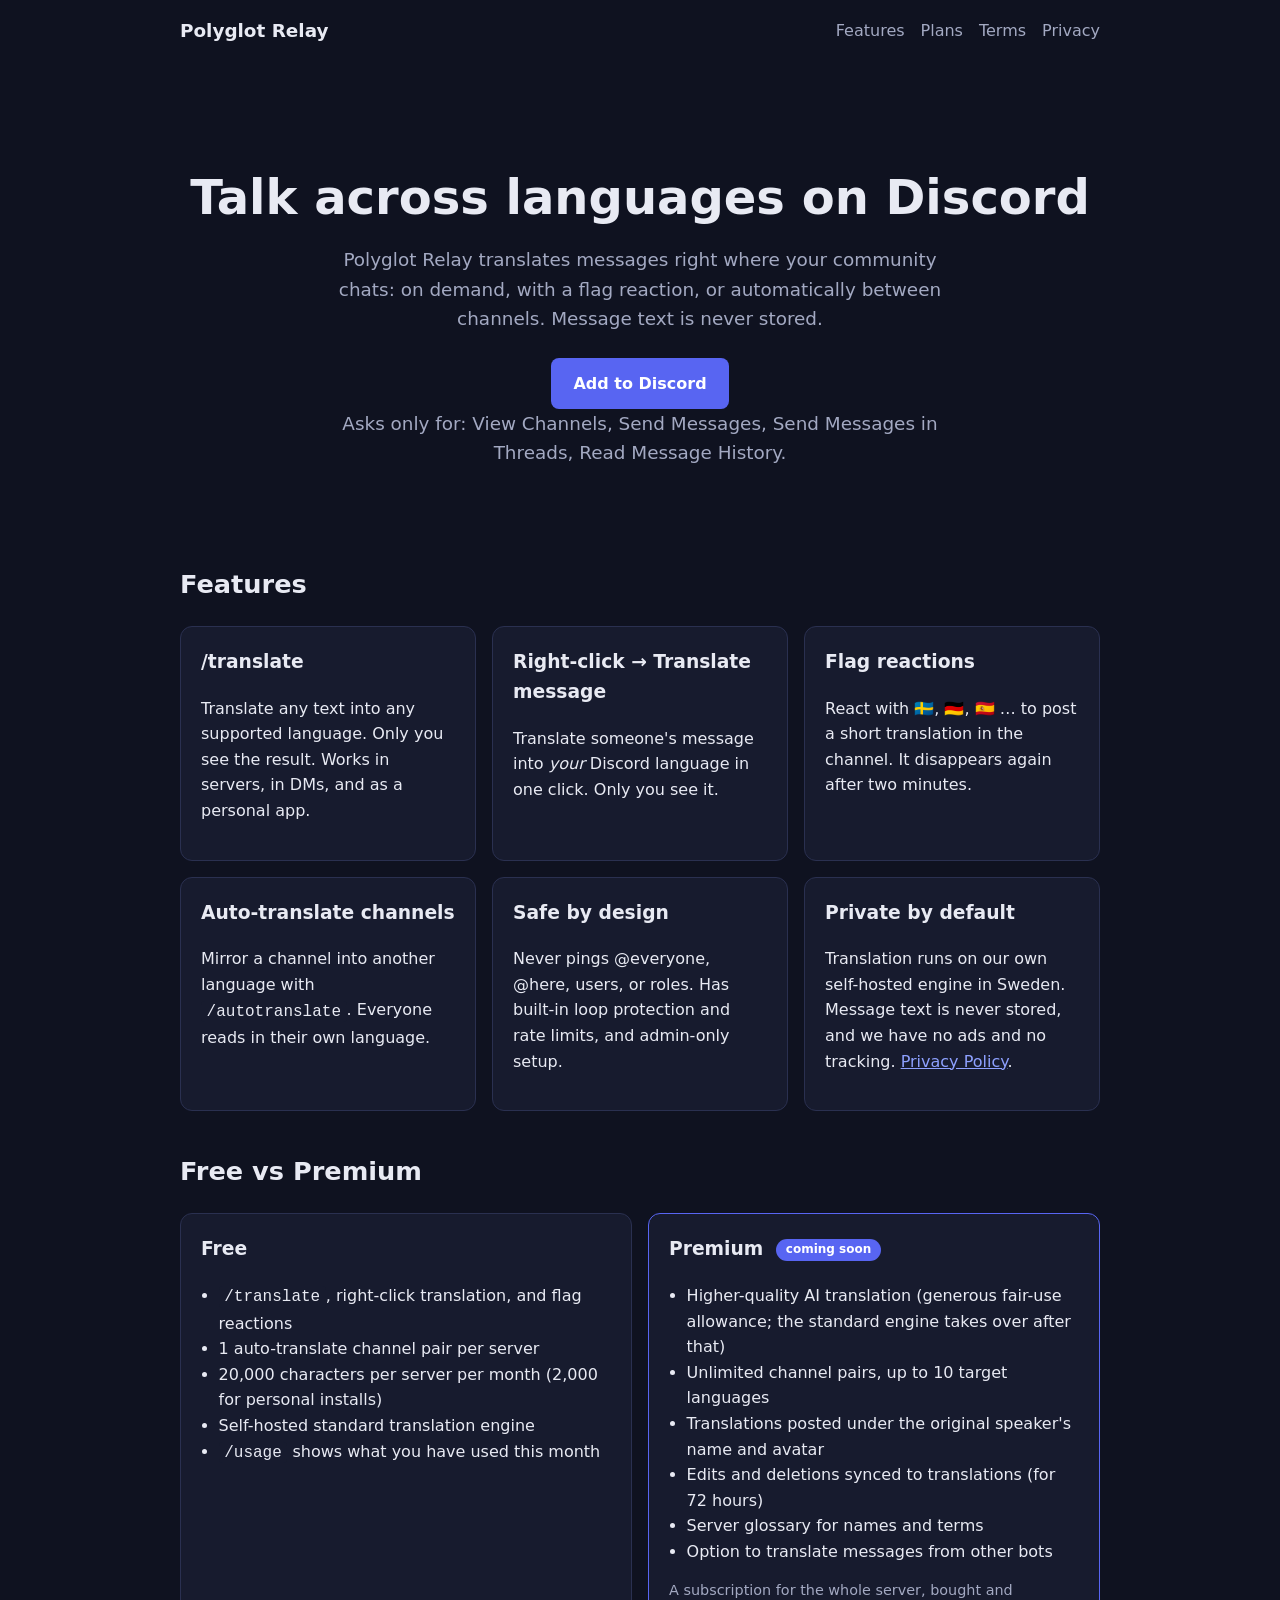
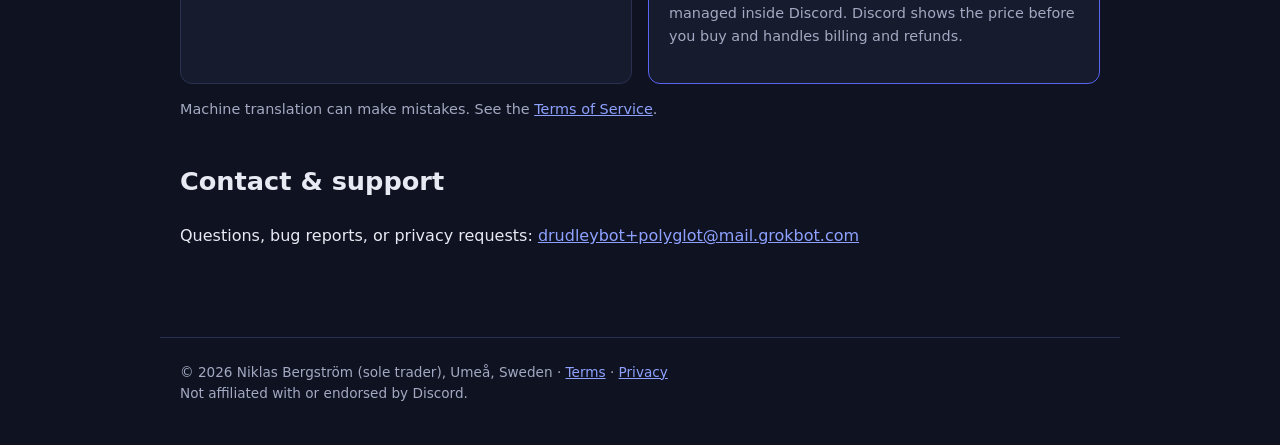
<file: index.html>
<!doctype html>
<html lang="en">
<head>
<meta charset="utf-8">
<meta name="viewport" content="width=device-width, initial-scale=1">
<title>Polyglot Relay – translation for Discord</title>
<meta name="description" content="Polyglot Relay translates Discord messages: slash command, right-click, flag reactions and automatic channel-to-channel translation. Message text is never stored.">
<link rel="stylesheet" href="style.css">
</head>
<body>
<header class="top"><a class="brand" href="index.html">Polyglot Relay</a>
<nav><a href="#features">Features</a><a href="#pricing">Plans</a><a href="terms.html">Terms</a><a href="privacy.html">Privacy</a></nav></header>
<main>
<section class="hero">
<h1>Talk across languages on Discord</h1>
<p>Polyglot Relay translates messages right where your community chats: on demand, with a flag reaction, or automatically between channels. Message text is never stored.</p>
<a class="btn" href="https://discord.com/oauth2/authorize?client_id=1565052623500091413&amp;scope=bot%20applications.commands&amp;permissions=274877975552&amp;integration_type=0">Add to Discord</a>
<p class="small">Asks only for: View Channels, Send Messages, Send Messages in Threads, Read Message History.</p>
</section>

<section id="features">
<h2>Features</h2>
<div class="grid">
<div class="card"><h3>/translate</h3><p>Translate any text into any supported language. Only you see the result. Works in servers, in DMs, and as a personal app.</p></div>
<div class="card"><h3>Right-click → Translate message</h3><p>Translate someone's message into <em>your</em> Discord language in one click. Only you see it.</p></div>
<div class="card"><h3>Flag reactions</h3><p>React with 🇸🇪, 🇩🇪, 🇪🇸 … to post a short translation in the channel. It disappears again after two minutes.</p></div>
<div class="card"><h3>Auto-translate channels</h3><p>Mirror a channel into another language with <code>/autotranslate</code>. Everyone reads in their own language.</p></div>
<div class="card"><h3>Safe by design</h3><p>Never pings @everyone, @here, users, or roles. Has built-in loop protection and rate limits, and admin-only setup.</p></div>
<div class="card"><h3>Private by default</h3><p>Translation runs on our own self-hosted engine in Sweden. Message text is never stored, and we have no ads and no tracking. <a href="privacy.html">Privacy Policy</a>.</p></div>
</div>
</section>

<section id="pricing">
<h2>Free vs Premium</h2>
<div class="grid">
<div class="card"><h3>Free</h3>
<ul>
<li><code>/translate</code>, right-click translation, and flag reactions</li>
<li>1 auto-translate channel pair per server</li>
<li>20,000 characters per server per month (2,000 for personal installs)</li>
<li>Self-hosted standard translation engine</li>
<li><code>/usage</code> shows what you have used this month</li>
</ul></div>
<div class="card plan-premium"><h3>Premium <span class="badge">coming soon</span></h3>
<ul>
<li>Higher-quality AI translation (generous fair-use allowance; the standard engine takes over after that)</li>
<li>Unlimited channel pairs, up to 10 target languages</li>
<li>Translations posted under the original speaker's name and avatar</li>
<li>Edits and deletions synced to translations (for 72 hours)</li>
<li>Server glossary for names and terms</li>
<li>Option to translate messages from other bots</li>
</ul>
<p class="small">A subscription for the whole server, bought and managed inside Discord. Discord shows the price before you buy and handles billing and refunds.</p></div>
</div>
<p class="small">Machine translation can make mistakes. See the <a href="terms.html">Terms of Service</a>.</p>
</section>

<section id="contact">
<h2>Contact &amp; support</h2>
<p>Questions, bug reports, or privacy requests: <a href="mailto:drudleybot+polyglot@mail.grokbot.com">drudleybot+polyglot@mail.grokbot.com</a></p>
</section>
</main>
<footer>© 2026 Niklas Bergström (sole trader), Umeå, Sweden · <a href="terms.html">Terms</a> · <a href="privacy.html">Privacy</a><br>Not affiliated with or endorsed by Discord.</footer>
</body>
</html>
</file>
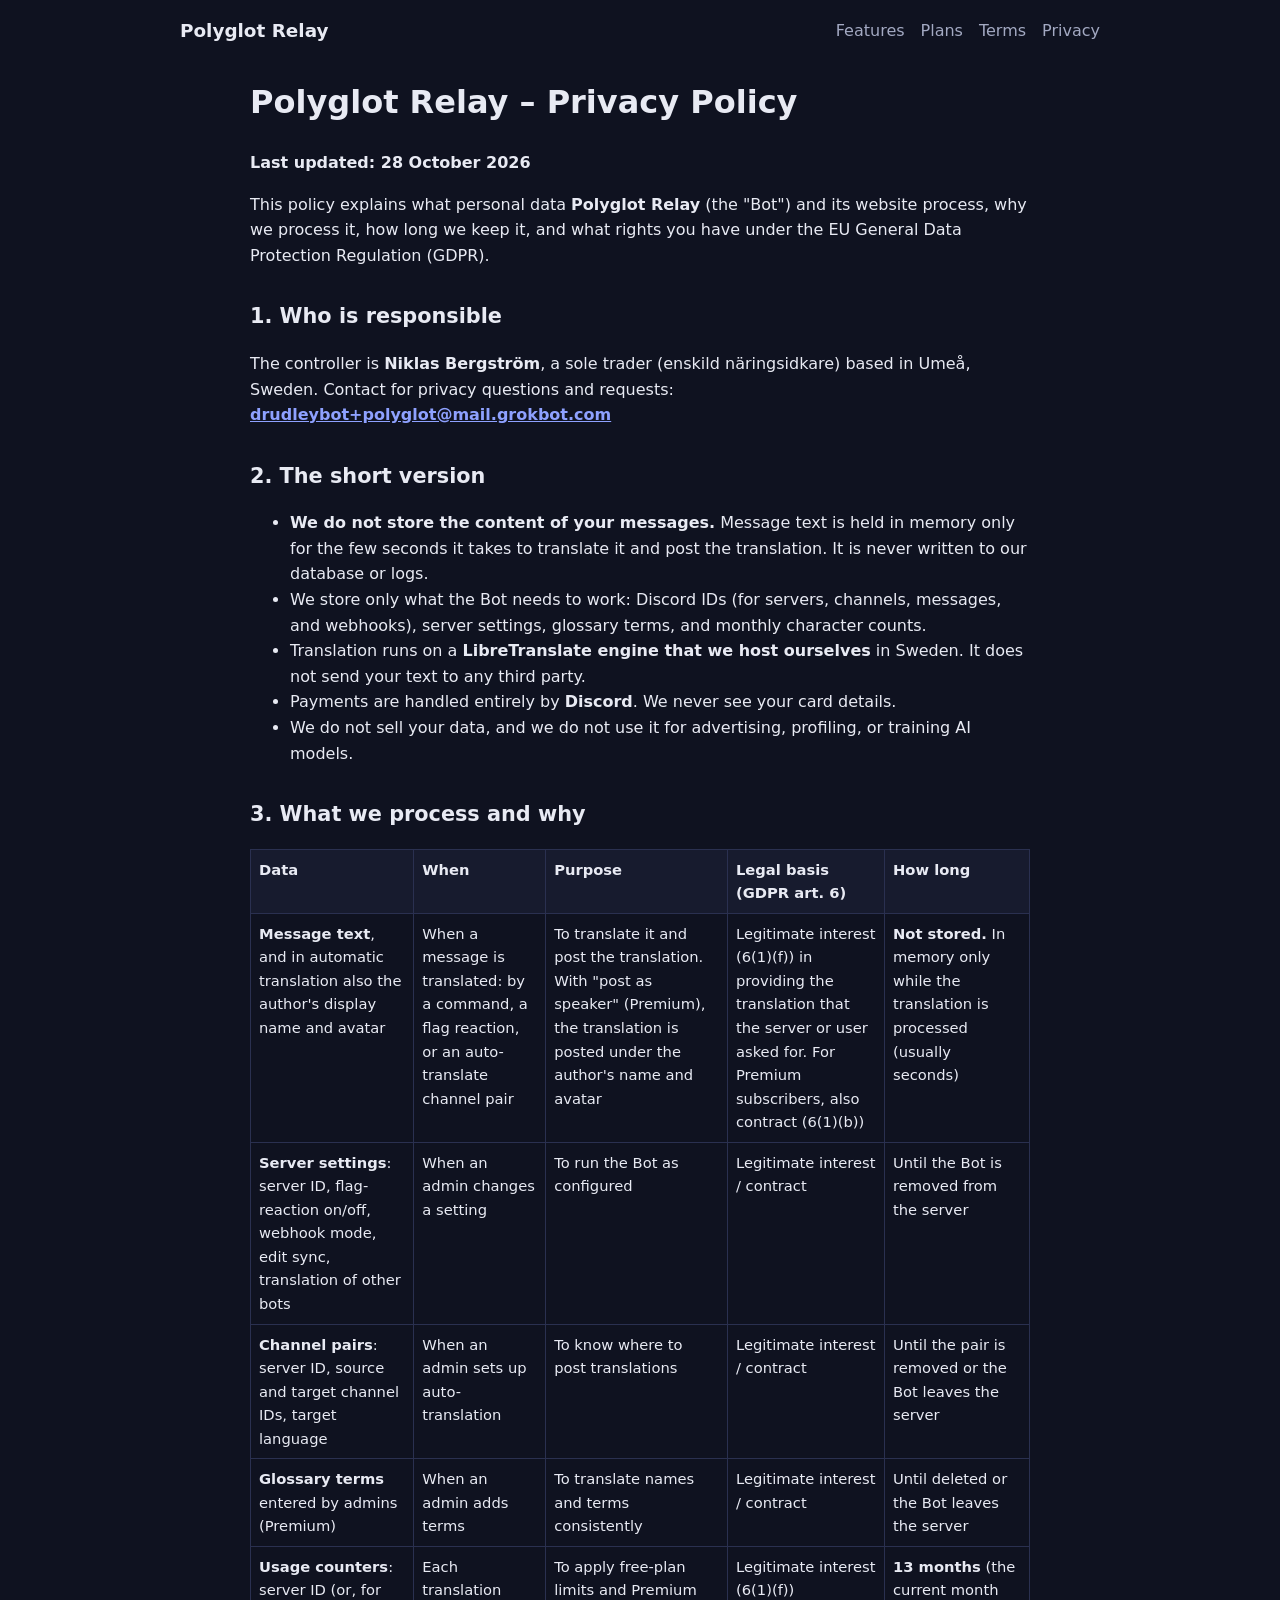
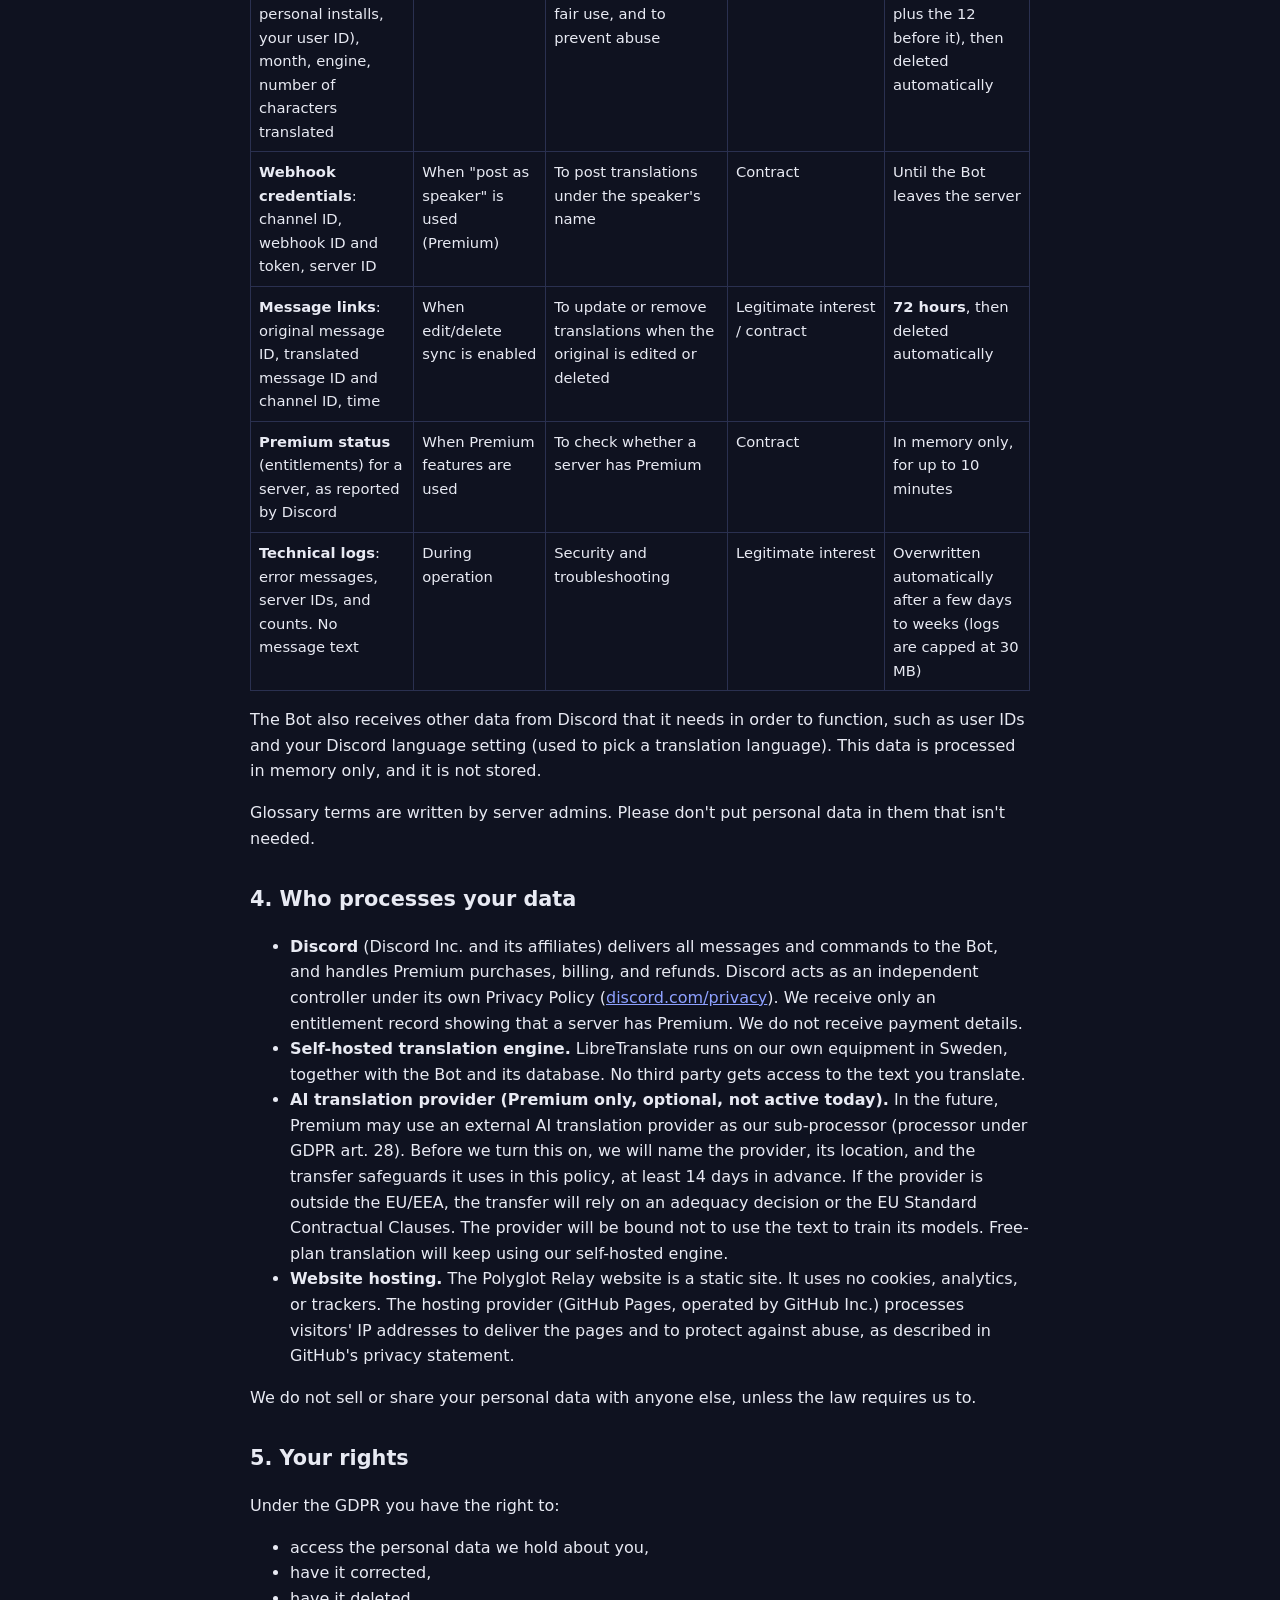
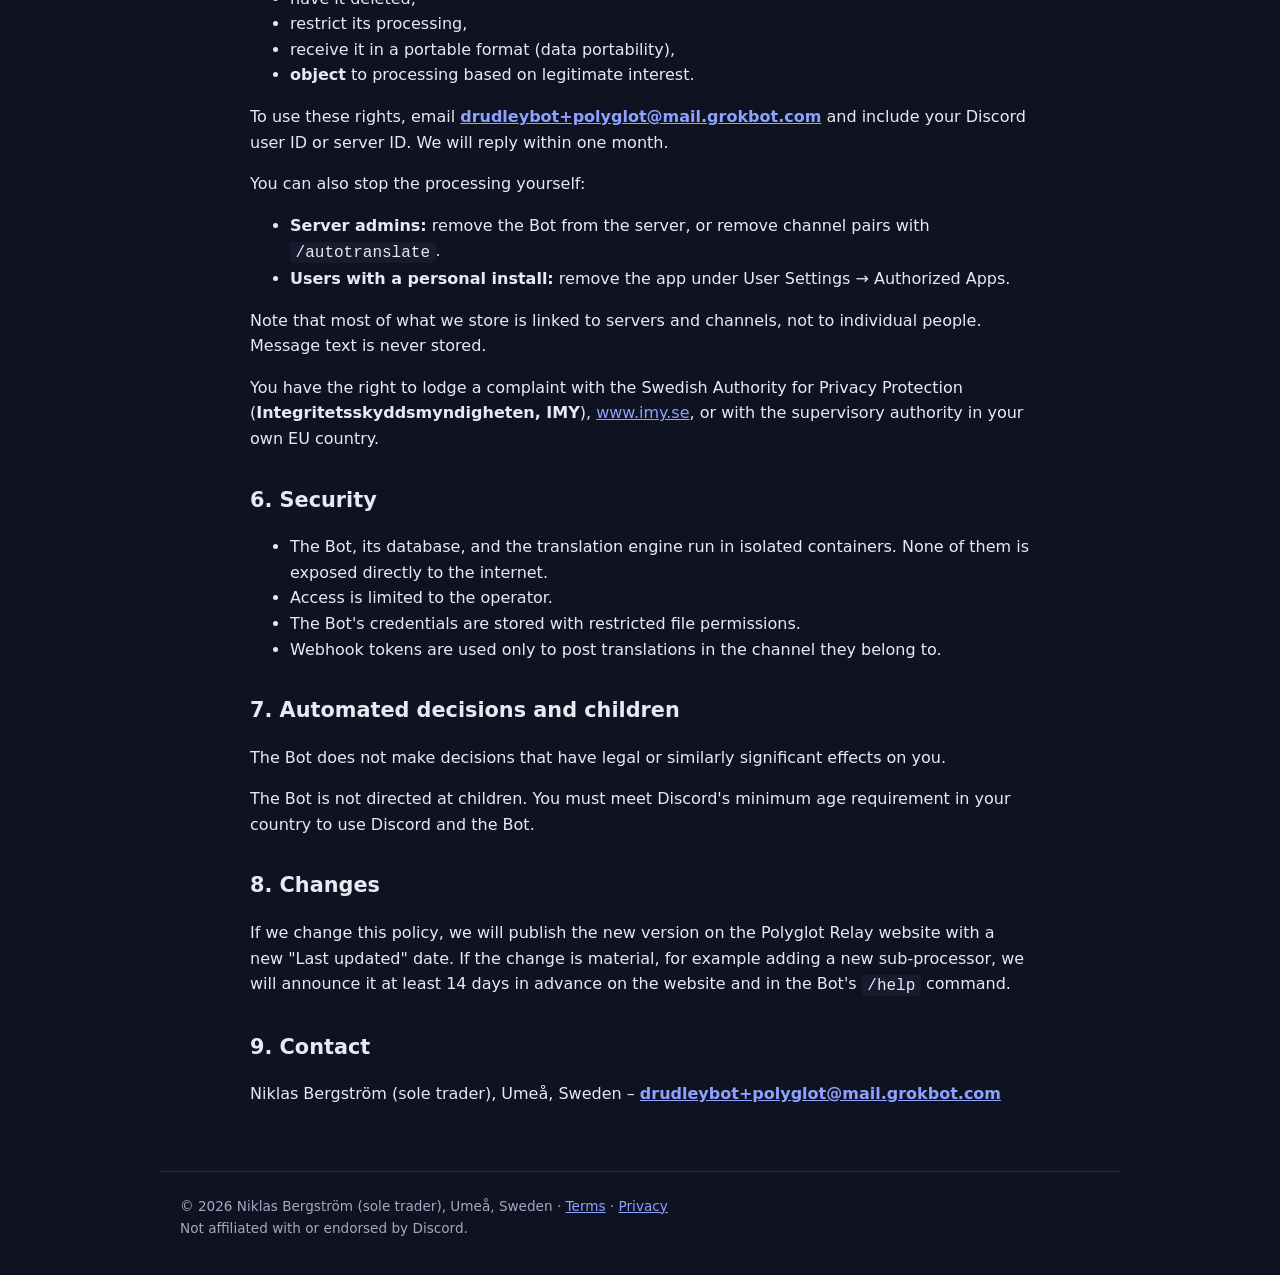
<file: privacy.html>
<!doctype html>
<html lang="en">
<head>
<meta charset="utf-8">
<meta name="viewport" content="width=device-width, initial-scale=1">
<title>Privacy Policy – Polyglot Relay</title>
<meta name="description" content="Privacy Policy for Polyglot Relay, a translation app for Discord.">
<link rel="stylesheet" href="style.css">
</head>
<body>
<header class="top"><a class="brand" href="index.html">Polyglot Relay</a>
<nav><a href="index.html#features">Features</a><a href="index.html#pricing">Plans</a><a href="terms.html">Terms</a><a href="privacy.html">Privacy</a></nav></header>
<main class="doc">
<h1>Polyglot Relay – Privacy Policy</h1>
<p><strong>Last updated: 28 October 2026</strong></p>
<p>This policy explains what personal data <strong>Polyglot Relay</strong> (the "Bot") and its website process, why we process it, how long we keep it, and what rights you have under the EU General Data Protection Regulation (GDPR).</p>
<h2>1. Who is responsible</h2>
<p>The controller is <strong>Niklas Bergström</strong>, a sole trader (enskild näringsidkare) based in Umeå, Sweden.
Contact for privacy questions and requests: <strong><a href="mailto:drudleybot+polyglot@mail.grokbot.com">drudleybot+polyglot@mail.grokbot.com</a></strong></p>
<h2>2. The short version</h2>
<ul>
<li><strong>We do not store the content of your messages.</strong> Message text is held in memory only for the few seconds it takes to translate it and post the translation. It is never written to our database or logs.</li>
<li>We store only what the Bot needs to work: Discord IDs (for servers, channels, messages, and webhooks), server settings, glossary terms, and monthly character counts.</li>
<li>Translation runs on a <strong>LibreTranslate engine that we host ourselves</strong> in Sweden. It does not send your text to any third party.</li>
<li>Payments are handled entirely by <strong>Discord</strong>. We never see your card details.</li>
<li>We do not sell your data, and we do not use it for advertising, profiling, or training AI models.</li>
</ul>
<h2>3. What we process and why</h2>
<div class="tablewrap"><table>
<thead>
<tr>
<th>Data</th>
<th>When</th>
<th>Purpose</th>
<th>Legal basis (GDPR art. 6)</th>
<th>How long</th>
</tr>
</thead>
<tbody>
<tr>
<td><strong>Message text</strong>, and in automatic translation also the author's display name and avatar</td>
<td>When a message is translated: by a command, a flag reaction, or an auto-translate channel pair</td>
<td>To translate it and post the translation. With "post as speaker" (Premium), the translation is posted under the author's name and avatar</td>
<td>Legitimate interest (6(1)(f)) in providing the translation that the server or user asked for. For Premium subscribers, also contract (6(1)(b))</td>
<td><strong>Not stored.</strong> In memory only while the translation is processed (usually seconds)</td>
</tr>
<tr>
<td><strong>Server settings</strong>: server ID, flag-reaction on/off, webhook mode, edit sync, translation of other bots</td>
<td>When an admin changes a setting</td>
<td>To run the Bot as configured</td>
<td>Legitimate interest / contract</td>
<td>Until the Bot is removed from the server</td>
</tr>
<tr>
<td><strong>Channel pairs</strong>: server ID, source and target channel IDs, target language</td>
<td>When an admin sets up auto-translation</td>
<td>To know where to post translations</td>
<td>Legitimate interest / contract</td>
<td>Until the pair is removed or the Bot leaves the server</td>
</tr>
<tr>
<td><strong>Glossary terms</strong> entered by admins (Premium)</td>
<td>When an admin adds terms</td>
<td>To translate names and terms consistently</td>
<td>Legitimate interest / contract</td>
<td>Until deleted or the Bot leaves the server</td>
</tr>
<tr>
<td><strong>Usage counters</strong>: server ID (or, for personal installs, your user ID), month, engine, number of characters translated</td>
<td>Each translation</td>
<td>To apply free-plan limits and Premium fair use, and to prevent abuse</td>
<td>Legitimate interest (6(1)(f))</td>
<td><strong>13 months</strong> (the current month plus the 12 before it), then deleted automatically</td>
</tr>
<tr>
<td><strong>Webhook credentials</strong>: channel ID, webhook ID and token, server ID</td>
<td>When "post as speaker" is used (Premium)</td>
<td>To post translations under the speaker's name</td>
<td>Contract</td>
<td>Until the Bot leaves the server</td>
</tr>
<tr>
<td><strong>Message links</strong>: original message ID, translated message ID and channel ID, time</td>
<td>When edit/delete sync is enabled</td>
<td>To update or remove translations when the original is edited or deleted</td>
<td>Legitimate interest / contract</td>
<td><strong>72 hours</strong>, then deleted automatically</td>
</tr>
<tr>
<td><strong>Premium status</strong> (entitlements) for a server, as reported by Discord</td>
<td>When Premium features are used</td>
<td>To check whether a server has Premium</td>
<td>Contract</td>
<td>In memory only, for up to 10 minutes</td>
</tr>
<tr>
<td><strong>Technical logs</strong>: error messages, server IDs, and counts. No message text</td>
<td>During operation</td>
<td>Security and troubleshooting</td>
<td>Legitimate interest</td>
<td>Overwritten automatically after a few days to weeks (logs are capped at 30 MB)</td>
</tr>
</tbody>
</table></div>
<p>The Bot also receives other data from Discord that it needs in order to function, such as user IDs and your Discord language setting (used to pick a translation language). This data is processed in memory only, and it is not stored.</p>
<p>Glossary terms are written by server admins. Please don't put personal data in them that isn't needed.</p>
<h2>4. Who processes your data</h2>
<ul>
<li><strong>Discord</strong> (Discord Inc. and its affiliates) delivers all messages and commands to the Bot, and handles Premium purchases, billing, and refunds. Discord acts as an independent controller under its own Privacy Policy (<a href="https://discord.com/privacy">discord.com/privacy</a>). We receive only an entitlement record showing that a server has Premium. We do not receive payment details.</li>
<li><strong>Self-hosted translation engine.</strong> LibreTranslate runs on our own equipment in Sweden, together with the Bot and its database. No third party gets access to the text you translate.</li>
<li><strong>AI translation provider (Premium only, optional, not active today).</strong> In the future, Premium may use an external AI translation provider as our sub-processor (processor under GDPR art. 28). Before we turn this on, we will name the provider, its location, and the transfer safeguards it uses in this policy, at least 14 days in advance. If the provider is outside the EU/EEA, the transfer will rely on an adequacy decision or the EU Standard Contractual Clauses. The provider will be bound not to use the text to train its models. Free-plan translation will keep using our self-hosted engine.</li>
<li><strong>Website hosting.</strong> The Polyglot Relay website is a static site. It uses no cookies, analytics, or trackers. The hosting provider (GitHub Pages, operated by GitHub Inc.) processes visitors' IP addresses to deliver the pages and to protect against abuse, as described in GitHub's privacy statement.</li>
</ul>
<p>We do not sell or share your personal data with anyone else, unless the law requires us to.</p>
<h2>5. Your rights</h2>
<p>Under the GDPR you have the right to:</p>
<ul>
<li>access the personal data we hold about you,</li>
<li>have it corrected,</li>
<li>have it deleted,</li>
<li>restrict its processing,</li>
<li>receive it in a portable format (data portability),</li>
<li><strong>object</strong> to processing based on legitimate interest.</li>
</ul>
<p>To use these rights, email <strong><a href="mailto:drudleybot+polyglot@mail.grokbot.com">drudleybot+polyglot@mail.grokbot.com</a></strong> and include your Discord user ID or server ID. We will reply within one month.</p>
<p>You can also stop the processing yourself:</p>
<ul>
<li><strong>Server admins:</strong> remove the Bot from the server, or remove channel pairs with <code>/autotranslate</code>.</li>
<li><strong>Users with a personal install:</strong> remove the app under User Settings → Authorized Apps.</li>
</ul>
<p>Note that most of what we store is linked to servers and channels, not to individual people. Message text is never stored.</p>
<p>You have the right to lodge a complaint with the Swedish Authority for Privacy Protection (<strong>Integritetsskyddsmyndigheten, IMY</strong>), <a href="https://www.imy.se">www.imy.se</a>, or with the supervisory authority in your own EU country.</p>
<h2>6. Security</h2>
<ul>
<li>The Bot, its database, and the translation engine run in isolated containers. None of them is exposed directly to the internet.</li>
<li>Access is limited to the operator.</li>
<li>The Bot's credentials are stored with restricted file permissions.</li>
<li>Webhook tokens are used only to post translations in the channel they belong to.</li>
</ul>
<h2>7. Automated decisions and children</h2>
<p>The Bot does not make decisions that have legal or similarly significant effects on you.</p>
<p>The Bot is not directed at children. You must meet Discord's minimum age requirement in your country to use Discord and the Bot.</p>
<h2>8. Changes</h2>
<p>If we change this policy, we will publish the new version on the Polyglot Relay website with a new "Last updated" date. If the change is material, for example adding a new sub-processor, we will announce it at least 14 days in advance on the website and in the Bot's <code>/help</code> command.</p>
<h2>9. Contact</h2>
<p>Niklas Bergström (sole trader), Umeå, Sweden – <strong><a href="mailto:drudleybot+polyglot@mail.grokbot.com">drudleybot+polyglot@mail.grokbot.com</a></strong></p>
</main>
<footer>© 2026 Niklas Bergström (sole trader), Umeå, Sweden · <a href="terms.html">Terms</a> · <a href="privacy.html">Privacy</a><br>Not affiliated with or endorsed by Discord.</footer>
</body>
</html>
</file>
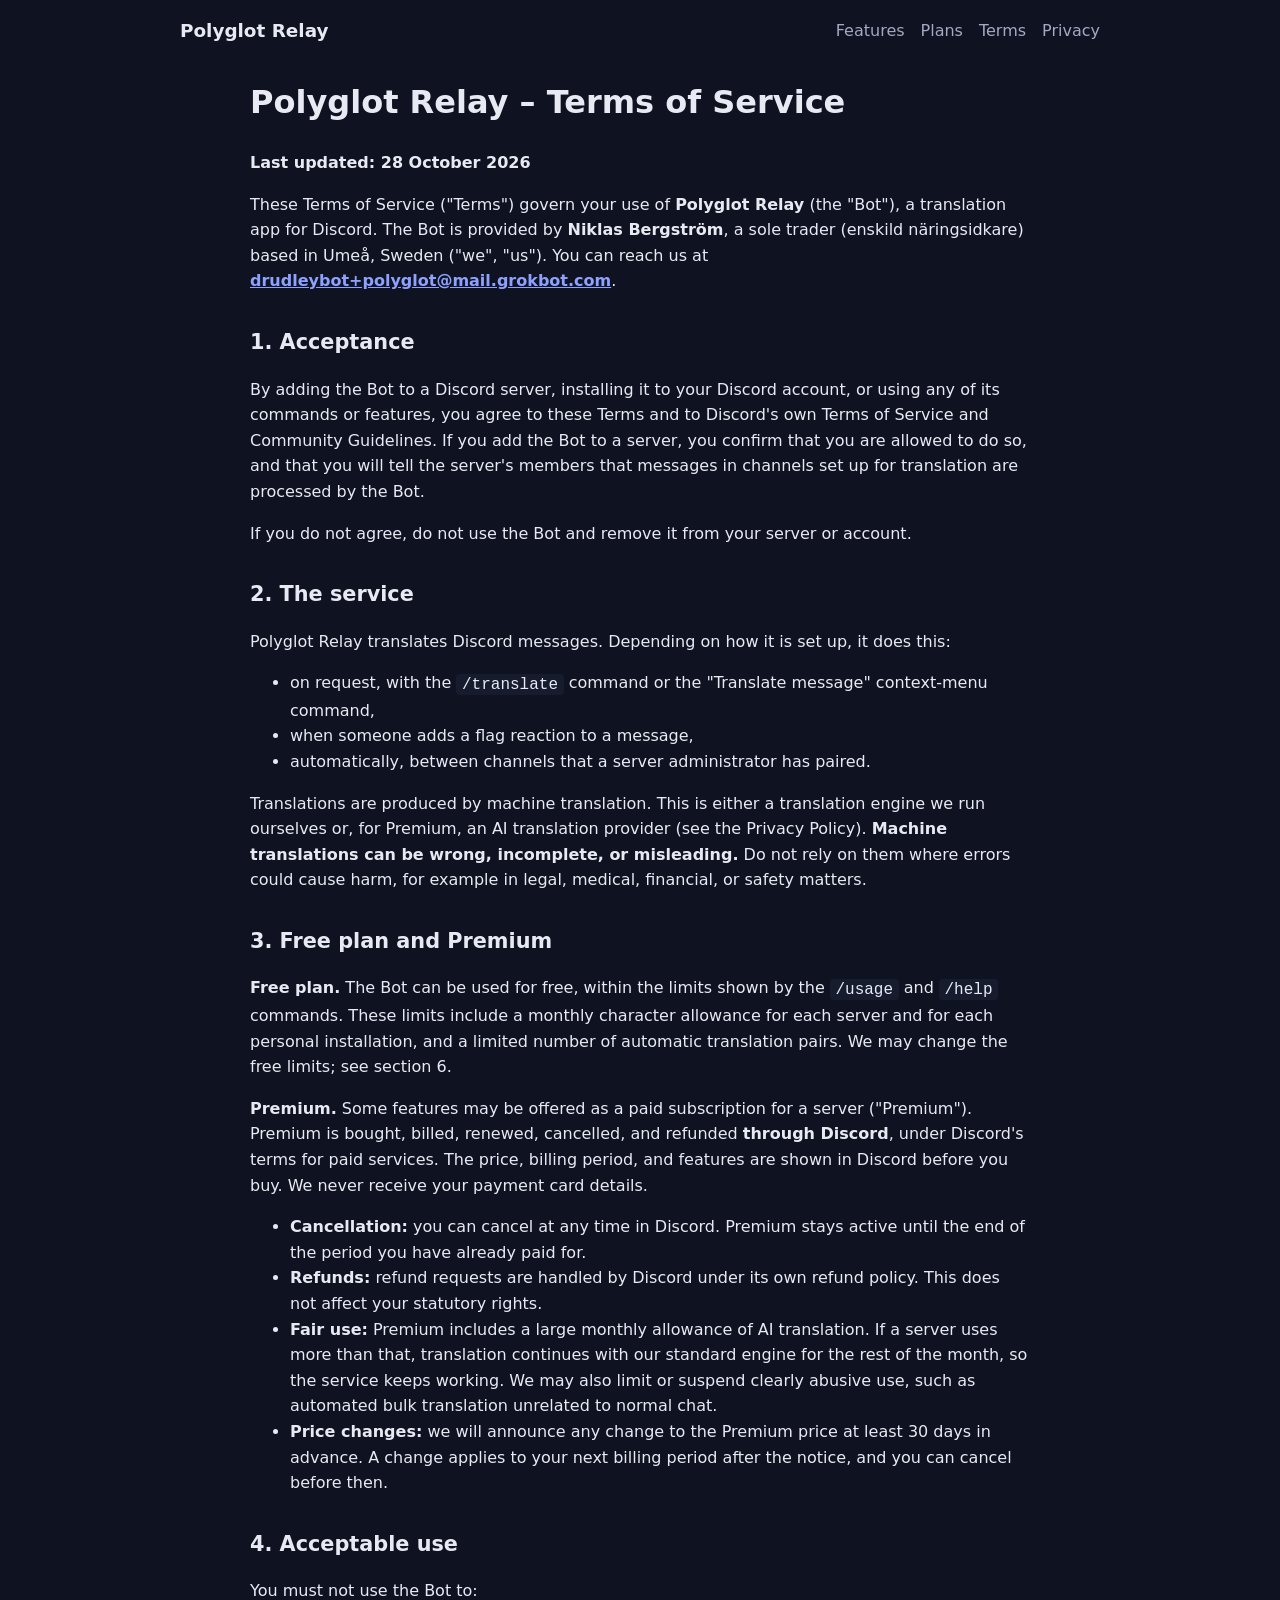
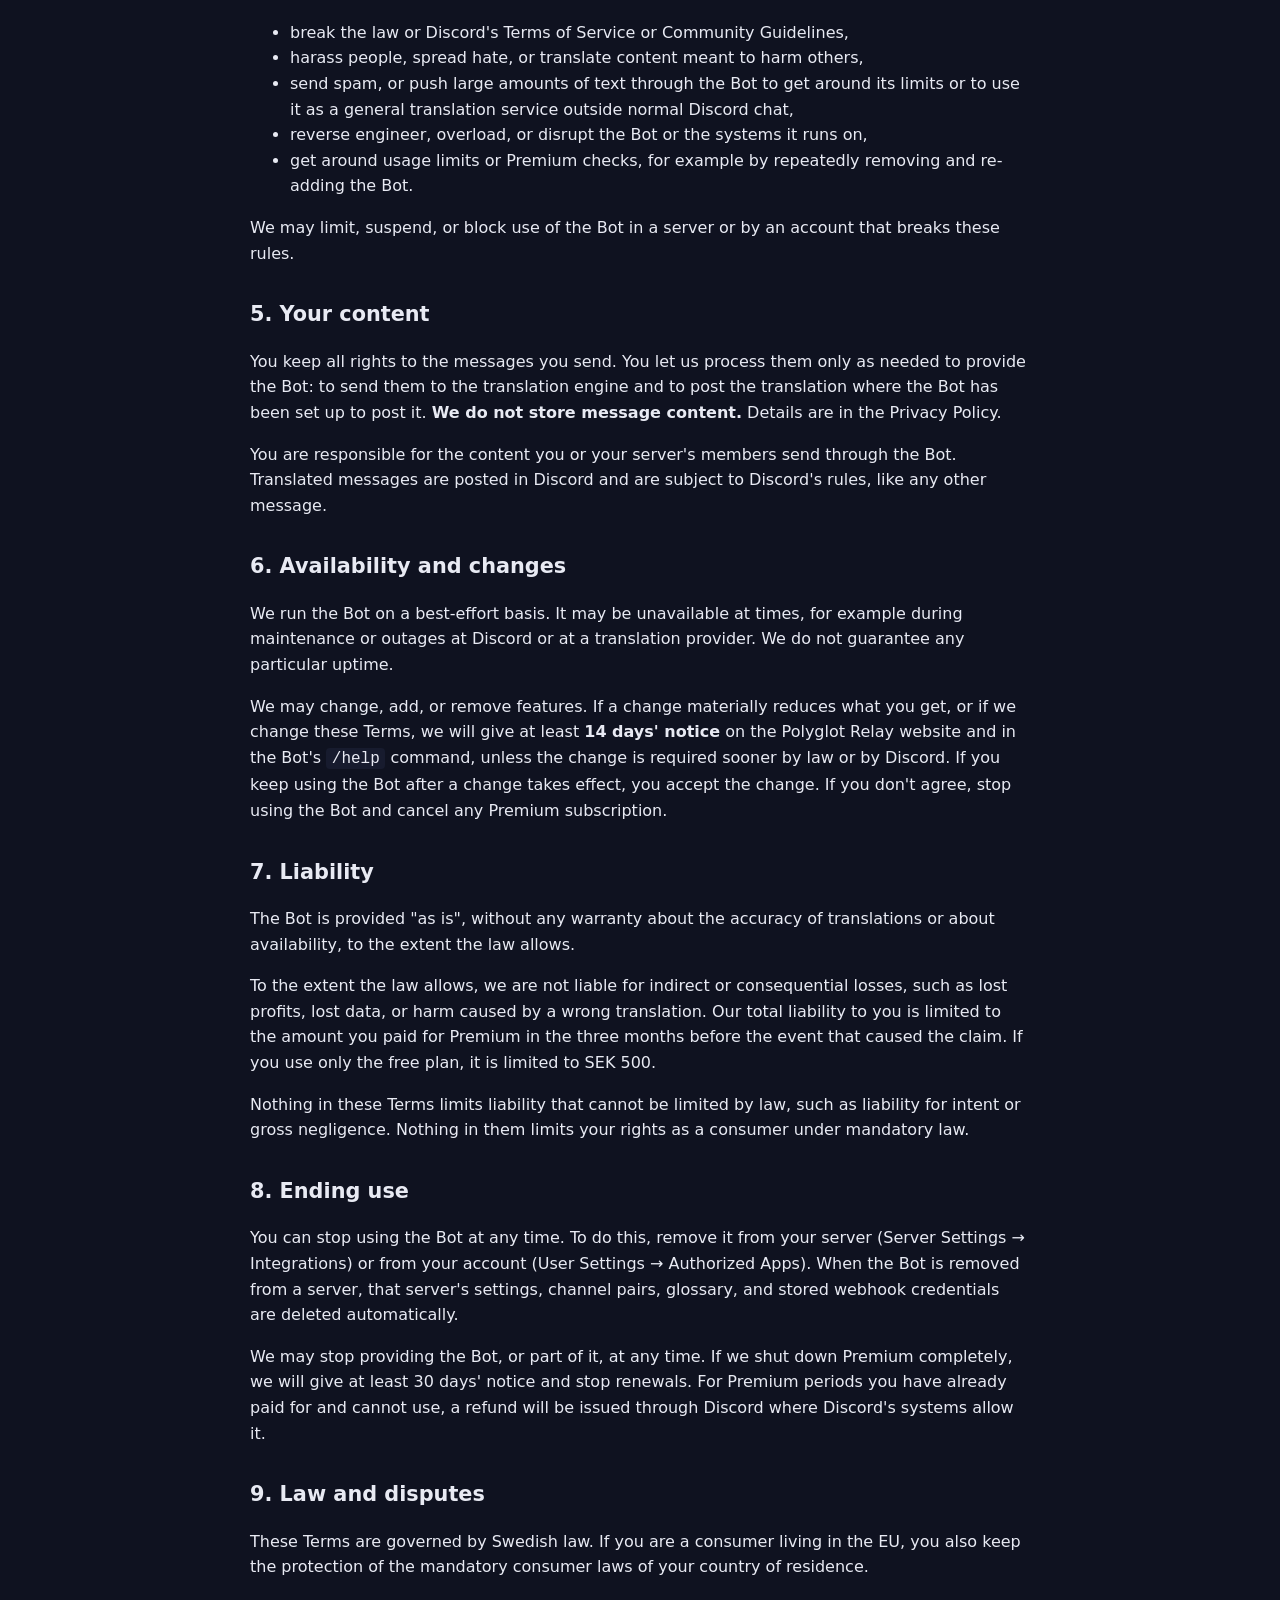
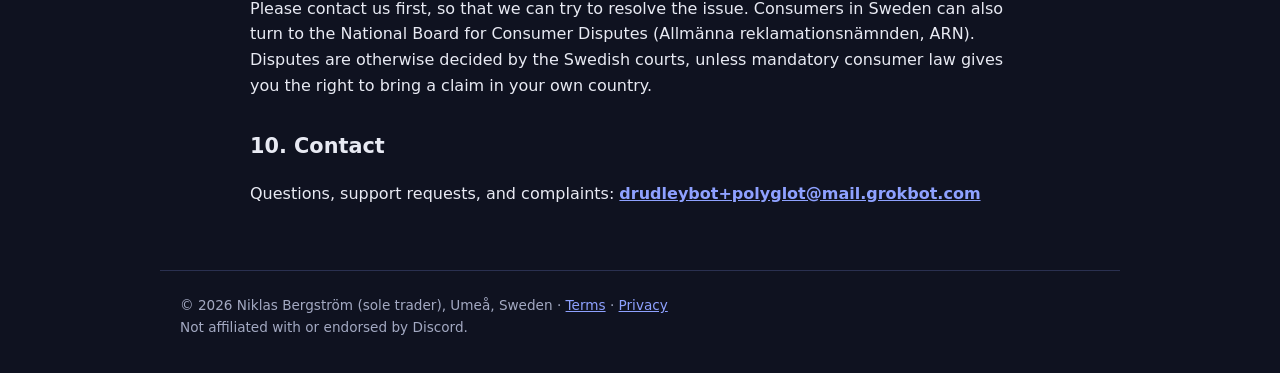
<file: terms.html>
<!doctype html>
<html lang="en">
<head>
<meta charset="utf-8">
<meta name="viewport" content="width=device-width, initial-scale=1">
<title>Terms of Service – Polyglot Relay</title>
<meta name="description" content="Terms of Service for Polyglot Relay, a translation app for Discord.">
<link rel="stylesheet" href="style.css">
</head>
<body>
<header class="top"><a class="brand" href="index.html">Polyglot Relay</a>
<nav><a href="index.html#features">Features</a><a href="index.html#pricing">Plans</a><a href="terms.html">Terms</a><a href="privacy.html">Privacy</a></nav></header>
<main class="doc">
<h1>Polyglot Relay – Terms of Service</h1>
<p><strong>Last updated: 28 October 2026</strong></p>
<p>These Terms of Service ("Terms") govern your use of <strong>Polyglot Relay</strong> (the "Bot"), a translation app for Discord. The Bot is provided by <strong>Niklas Bergström</strong>, a sole trader (enskild näringsidkare) based in Umeå, Sweden ("we", "us"). You can reach us at <strong><a href="mailto:drudleybot+polyglot@mail.grokbot.com">drudleybot+polyglot@mail.grokbot.com</a></strong>.</p>
<h2>1. Acceptance</h2>
<p>By adding the Bot to a Discord server, installing it to your Discord account, or using any of its commands or features, you agree to these Terms and to Discord's own Terms of Service and Community Guidelines. If you add the Bot to a server, you confirm that you are allowed to do so, and that you will tell the server's members that messages in channels set up for translation are processed by the Bot.</p>
<p>If you do not agree, do not use the Bot and remove it from your server or account.</p>
<h2>2. The service</h2>
<p>Polyglot Relay translates Discord messages. Depending on how it is set up, it does this:</p>
<ul>
<li>on request, with the <code>/translate</code> command or the "Translate message" context-menu command,</li>
<li>when someone adds a flag reaction to a message,</li>
<li>automatically, between channels that a server administrator has paired.</li>
</ul>
<p>Translations are produced by machine translation. This is either a translation engine we run ourselves or, for Premium, an AI translation provider (see the Privacy Policy). <strong>Machine translations can be wrong, incomplete, or misleading.</strong> Do not rely on them where errors could cause harm, for example in legal, medical, financial, or safety matters.</p>
<h2>3. Free plan and Premium</h2>
<p><strong>Free plan.</strong> The Bot can be used for free, within the limits shown by the <code>/usage</code> and <code>/help</code> commands. These limits include a monthly character allowance for each server and for each personal installation, and a limited number of automatic translation pairs. We may change the free limits; see section 6.</p>
<p><strong>Premium.</strong> Some features may be offered as a paid subscription for a server ("Premium"). Premium is bought, billed, renewed, cancelled, and refunded <strong>through Discord</strong>, under Discord's terms for paid services. The price, billing period, and features are shown in Discord before you buy. We never receive your payment card details.</p>
<ul>
<li><strong>Cancellation:</strong> you can cancel at any time in Discord. Premium stays active until the end of the period you have already paid for.</li>
<li><strong>Refunds:</strong> refund requests are handled by Discord under its own refund policy. This does not affect your statutory rights.</li>
<li><strong>Fair use:</strong> Premium includes a large monthly allowance of AI translation. If a server uses more than that, translation continues with our standard engine for the rest of the month, so the service keeps working. We may also limit or suspend clearly abusive use, such as automated bulk translation unrelated to normal chat.</li>
<li><strong>Price changes:</strong> we will announce any change to the Premium price at least 30 days in advance. A change applies to your next billing period after the notice, and you can cancel before then.</li>
</ul>
<h2>4. Acceptable use</h2>
<p>You must not use the Bot to:</p>
<ul>
<li>break the law or Discord's Terms of Service or Community Guidelines,</li>
<li>harass people, spread hate, or translate content meant to harm others,</li>
<li>send spam, or push large amounts of text through the Bot to get around its limits or to use it as a general translation service outside normal Discord chat,</li>
<li>reverse engineer, overload, or disrupt the Bot or the systems it runs on,</li>
<li>get around usage limits or Premium checks, for example by repeatedly removing and re-adding the Bot.</li>
</ul>
<p>We may limit, suspend, or block use of the Bot in a server or by an account that breaks these rules.</p>
<h2>5. Your content</h2>
<p>You keep all rights to the messages you send. You let us process them only as needed to provide the Bot: to send them to the translation engine and to post the translation where the Bot has been set up to post it. <strong>We do not store message content.</strong> Details are in the Privacy Policy.</p>
<p>You are responsible for the content you or your server's members send through the Bot. Translated messages are posted in Discord and are subject to Discord's rules, like any other message.</p>
<h2>6. Availability and changes</h2>
<p>We run the Bot on a best-effort basis. It may be unavailable at times, for example during maintenance or outages at Discord or at a translation provider. We do not guarantee any particular uptime.</p>
<p>We may change, add, or remove features. If a change materially reduces what you get, or if we change these Terms, we will give at least <strong>14 days' notice</strong> on the Polyglot Relay website and in the Bot's <code>/help</code> command, unless the change is required sooner by law or by Discord. If you keep using the Bot after a change takes effect, you accept the change. If you don't agree, stop using the Bot and cancel any Premium subscription.</p>
<h2>7. Liability</h2>
<p>The Bot is provided "as is", without any warranty about the accuracy of translations or about availability, to the extent the law allows.</p>
<p>To the extent the law allows, we are not liable for indirect or consequential losses, such as lost profits, lost data, or harm caused by a wrong translation. Our total liability to you is limited to the amount you paid for Premium in the three months before the event that caused the claim. If you use only the free plan, it is limited to SEK 500.</p>
<p>Nothing in these Terms limits liability that cannot be limited by law, such as liability for intent or gross negligence. Nothing in them limits your rights as a consumer under mandatory law.</p>
<h2>8. Ending use</h2>
<p>You can stop using the Bot at any time. To do this, remove it from your server (Server Settings → Integrations) or from your account (User Settings → Authorized Apps). When the Bot is removed from a server, that server's settings, channel pairs, glossary, and stored webhook credentials are deleted automatically.</p>
<p>We may stop providing the Bot, or part of it, at any time. If we shut down Premium completely, we will give at least 30 days' notice and stop renewals. For Premium periods you have already paid for and cannot use, a refund will be issued through Discord where Discord's systems allow it.</p>
<h2>9. Law and disputes</h2>
<p>These Terms are governed by Swedish law. If you are a consumer living in the EU, you also keep the protection of the mandatory consumer laws of your country of residence.</p>
<p>Please contact us first, so that we can try to resolve the issue. Consumers in Sweden can also turn to the National Board for Consumer Disputes (Allmänna reklamationsnämnden, ARN). Disputes are otherwise decided by the Swedish courts, unless mandatory consumer law gives you the right to bring a claim in your own country.</p>
<h2>10. Contact</h2>
<p>Questions, support requests, and complaints: <strong><a href="mailto:drudleybot+polyglot@mail.grokbot.com">drudleybot+polyglot@mail.grokbot.com</a></strong></p>
</main>
<footer>© 2026 Niklas Bergström (sole trader), Umeå, Sweden · <a href="terms.html">Terms</a> · <a href="privacy.html">Privacy</a><br>Not affiliated with or endorsed by Discord.</footer>
</body>
</html>
</file>
<file: style.css>
:root{--bg:#0f1220;--panel:#171b2e;--text:#e8eaf3;--muted:#a3a9c2;--accent:#5865f2;--accent2:#3ba55d;--border:#2a3050}
*{box-sizing:border-box}
html{-webkit-text-size-adjust:100%}
body{margin:0;font:16px/1.6 system-ui,-apple-system,"Segoe UI",Roboto,Helvetica,Arial,sans-serif;background:var(--bg);color:var(--text)}
a{color:#8ea1ff}
.top{display:flex;justify-content:space-between;align-items:center;flex-wrap:wrap;gap:.5rem;max-width:960px;margin:0 auto;padding:1rem 1.25rem}
.brand{font-weight:700;font-size:1.15rem;color:var(--text);text-decoration:none}
nav a{margin-left:1rem;color:var(--muted);text-decoration:none}nav a:hover{color:var(--text)}
main{max-width:960px;margin:0 auto;padding:0 1.25rem 3rem}
.hero{text-align:center;padding:3rem 0 2rem}
.hero h1{font-size:clamp(2rem,5vw,3rem);margin:.2em 0}
.hero p{color:var(--muted);font-size:1.15rem;max-width:640px;margin:0 auto 1.5rem}
.btn{display:inline-block;background:var(--accent);color:#fff;padding:.8rem 1.4rem;border-radius:8px;text-decoration:none;font-weight:600}
.btn:hover{filter:brightness(1.1)}
.small{color:var(--muted);font-size:.9rem}
.grid{display:grid;grid-template-columns:repeat(auto-fit,minmax(260px,1fr));gap:1rem}
.card{background:var(--panel);border:1px solid var(--border);border-radius:12px;padding:1.25rem}
.card h3{margin-top:0}
.card ul{padding-left:1.1rem;margin:.5rem 0}
.plan-premium{border-color:var(--accent)}
.badge{display:inline-block;font-size:.75rem;background:var(--accent);color:#fff;border-radius:999px;padding:.1rem .6rem;vertical-align:middle;margin-left:.4rem}
section{margin:2.5rem 0}
h2{font-size:1.6rem}
.doc{max-width:820px}
.doc h1{margin-top:1rem}
.doc h2{font-size:1.3rem;margin-top:2rem}
.tablewrap{overflow-x:auto}
table{border-collapse:collapse;width:100%;font-size:.92rem}
th,td{border:1px solid var(--border);padding:.5rem;vertical-align:top;text-align:left}
th{background:var(--panel)}
code{background:var(--panel);padding:.1rem .35rem;border-radius:4px}
.placeholder{background:#ffd54f;color:#000;padding:0 .3rem;border-radius:3px;font-weight:700}
footer{max-width:960px;margin:0 auto;padding:1.5rem 1.25rem 2.5rem;color:var(--muted);font-size:.85rem;border-top:1px solid var(--border)}
</file>
